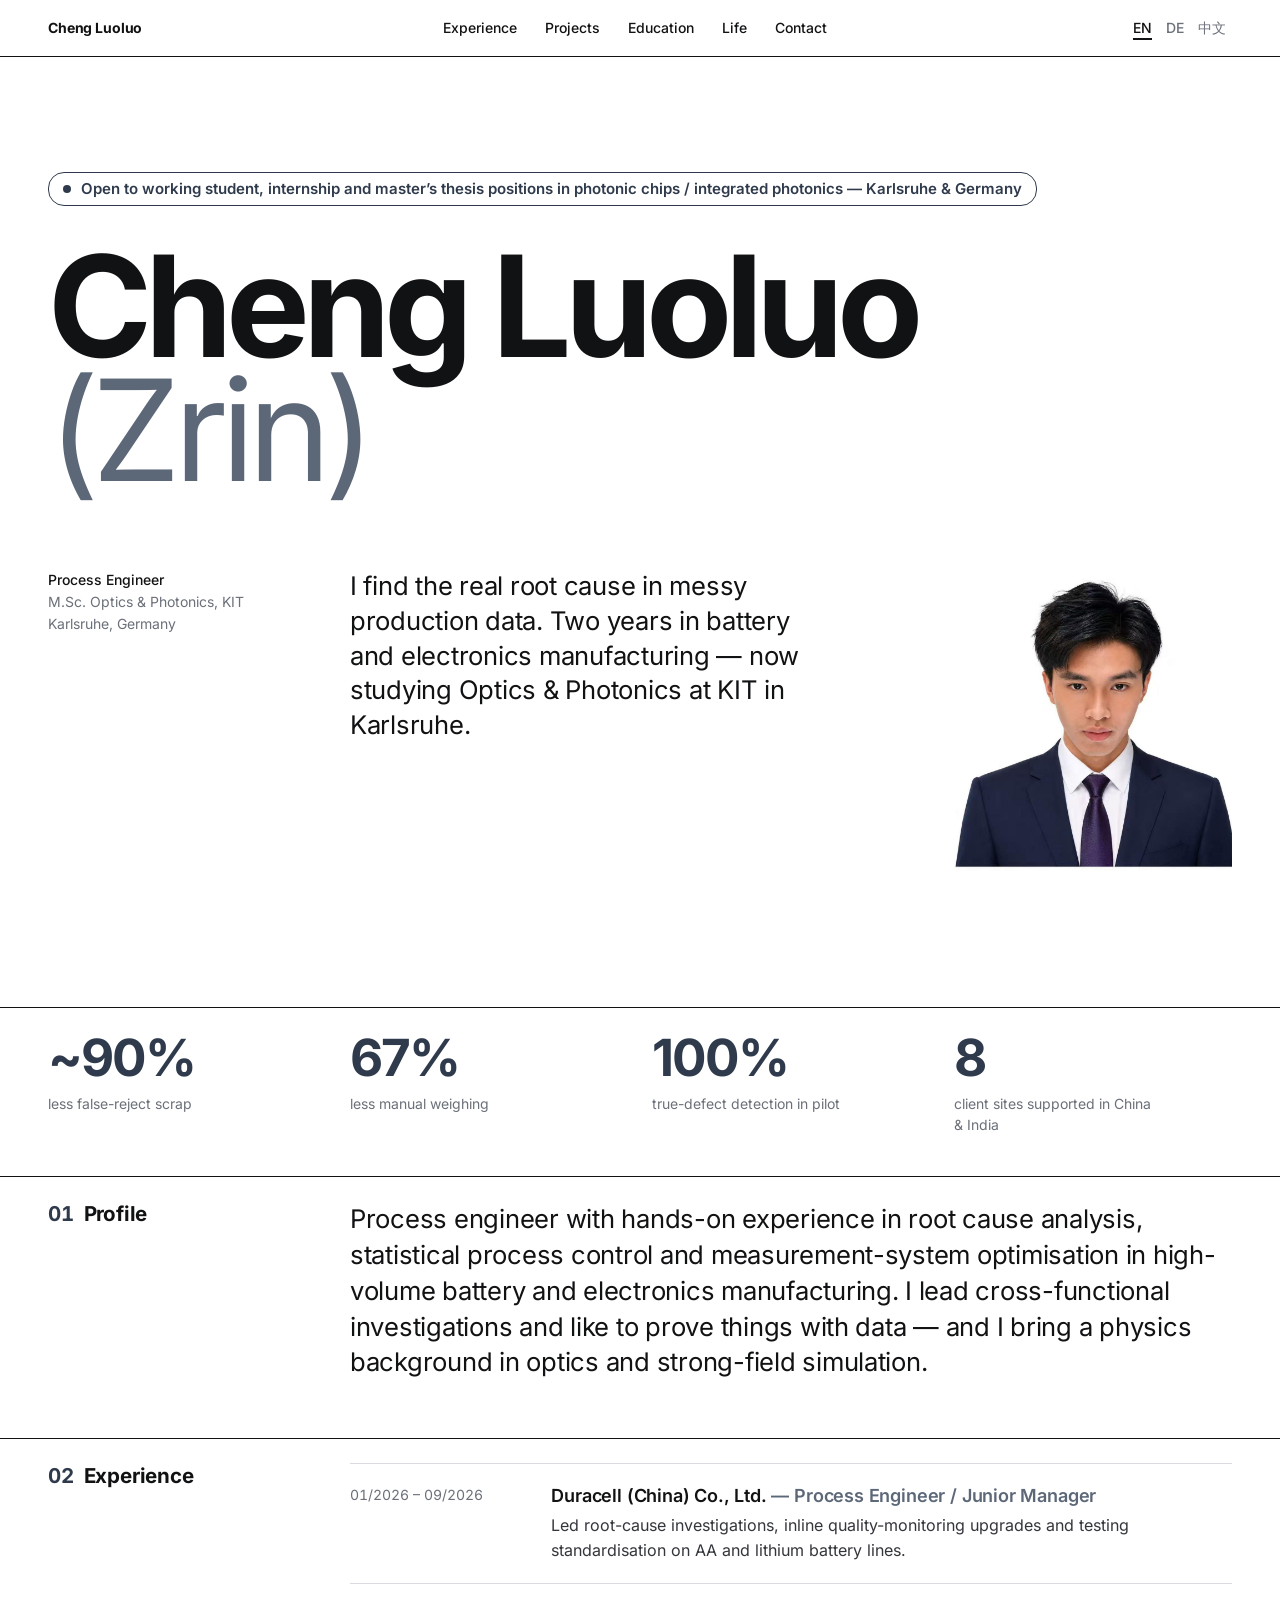
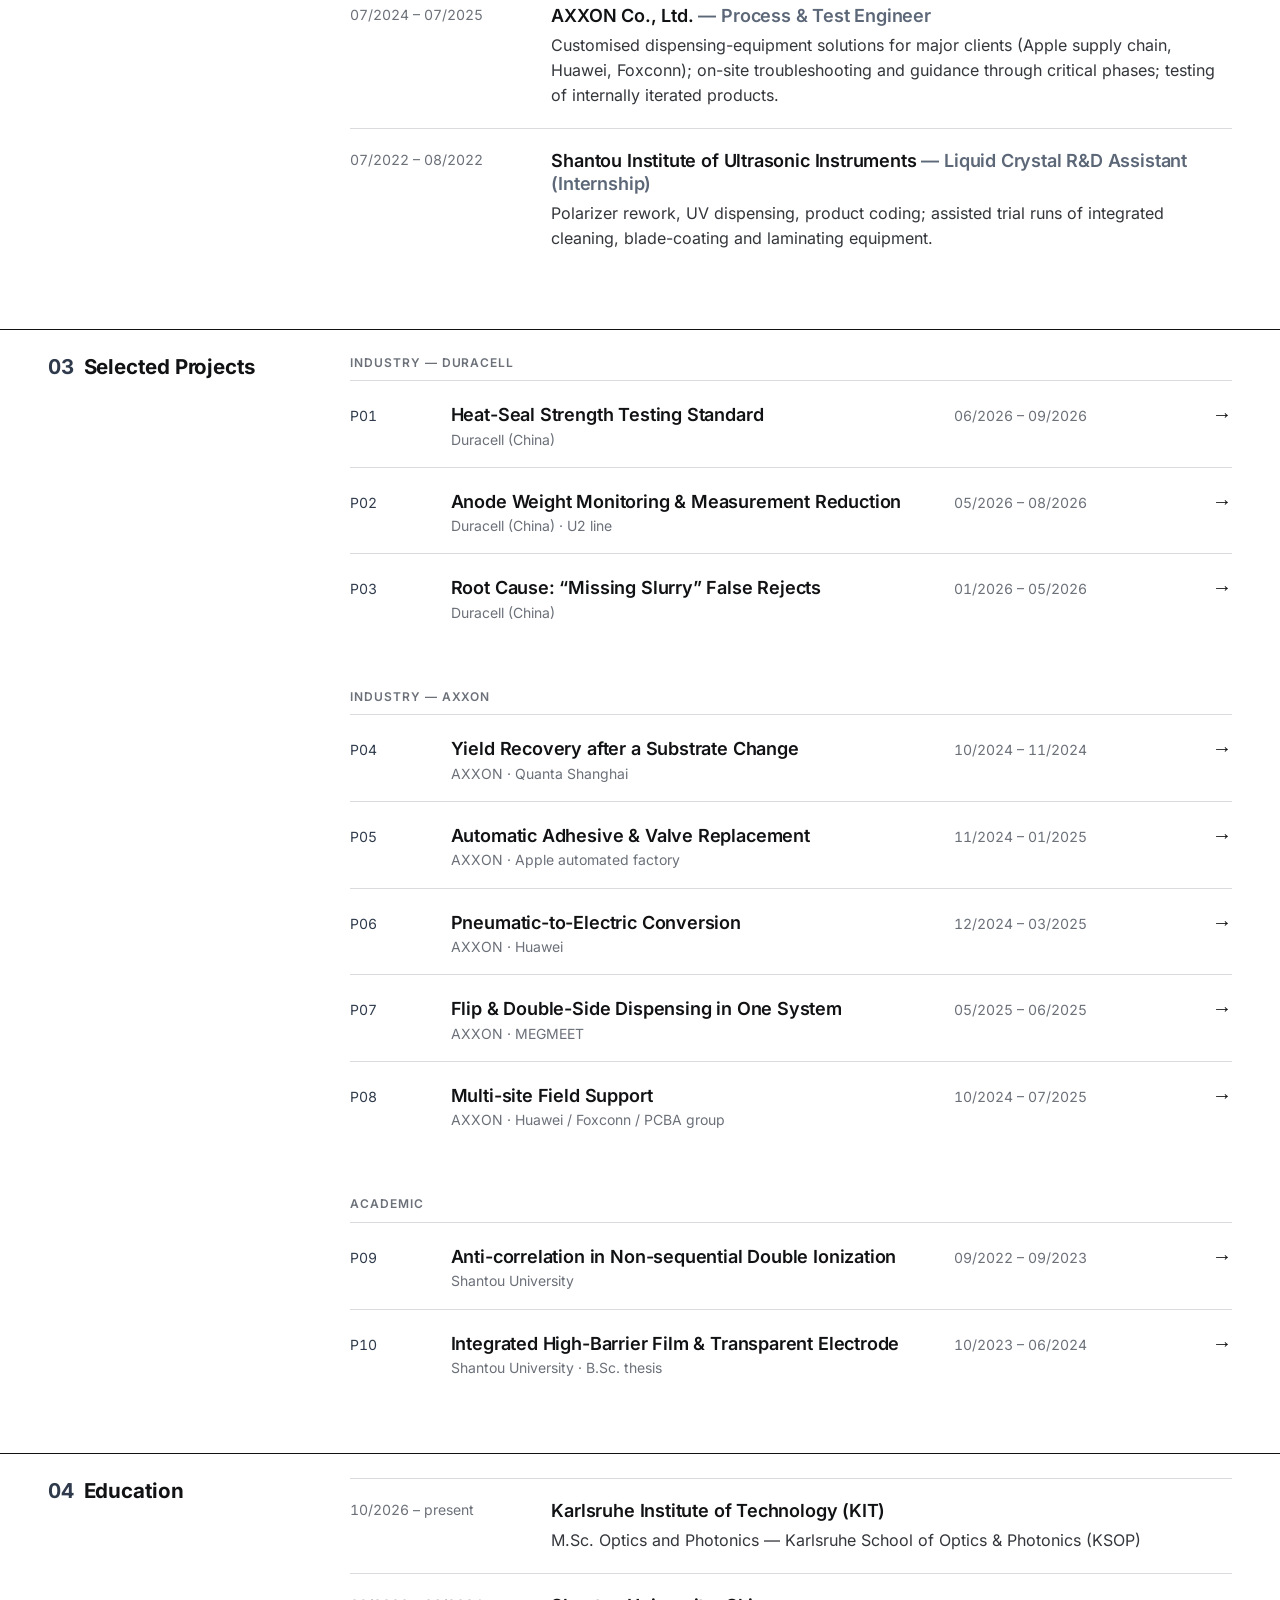
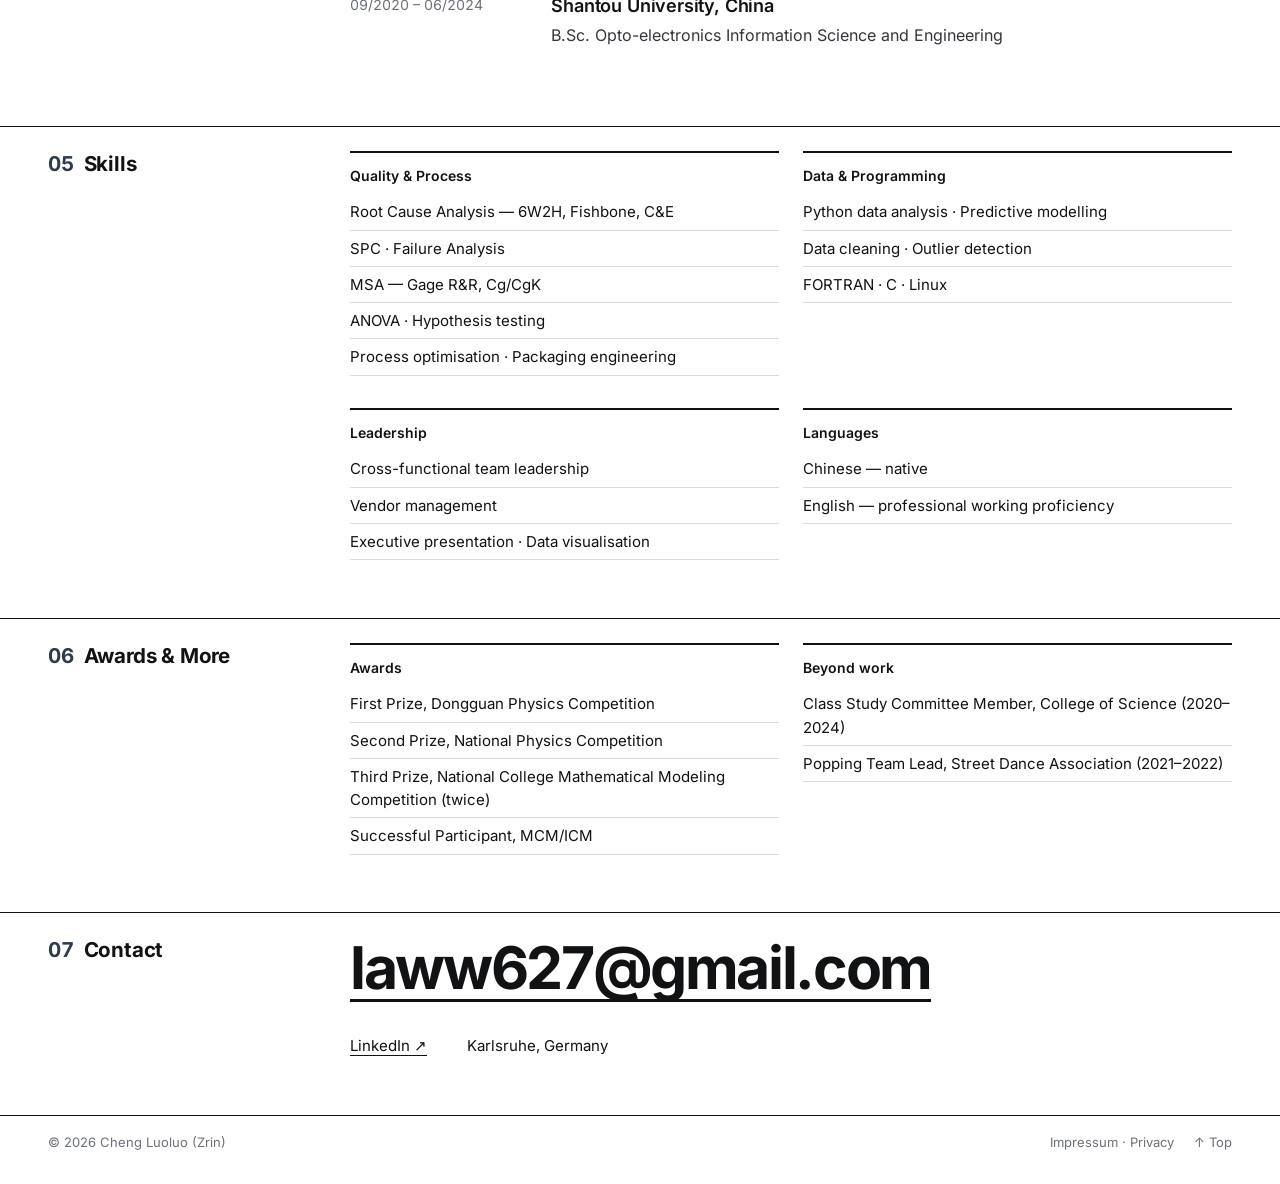
<file: index.html>
<!doctype html>
<html lang="en" data-lang="en" data-title-en="Cheng Luoluo (Zrin) — Process Engineer · Optics &amp; Photonics" data-title-de="Cheng Luoluo (Zrin) — Process Engineer · Optik &amp; Photonik" data-title-zh="程络络 (Zrin) — 工艺工程师 · 光学与光子学">
<head>
<meta charset="utf-8">
<meta name="viewport" content="width=device-width, initial-scale=1">
<title>Cheng Luoluo (Zrin) — Process Engineer · Optics & Photonics</title>
<meta name="description" content="Cheng Luoluo (Zrin) — process engineer in battery and electronics manufacturing, M.Sc. Optics and Photonics student at KIT, Karlsruhe.">
<script>try{var l=localStorage.getItem('lang');if(l)document.documentElement.setAttribute('data-lang',l)}catch(e){}</script>
<link rel="preload" href="assets/fonts/inter-latin-wght-normal.woff2" as="font" type="font/woff2" crossorigin>
<link rel="icon" href="assets/favicon.svg" type="image/svg+xml">
<link rel="icon" href="assets/favicon-32.png" sizes="32x32" type="image/png">
<link rel="apple-touch-icon" href="assets/apple-touch-icon.png">
<meta property="og:type" content="website">
<meta property="og:title" content="Cheng Luoluo (Zrin) — Process Engineer · Optics &amp; Photonics">
<meta property="og:description" content="Process engineer in battery and electronics manufacturing, M.Sc. Optics and Photonics student at KIT, Karlsruhe.">
<meta property="og:url" content="https://zrinwho.github.io/">
<meta property="og:image" content="https://zrinwho.github.io/images/og.jpg">
<meta property="og:image:width" content="1200">
<meta property="og:image:height" content="630">
<meta name="twitter:card" content="summary_large_image">
<link rel="stylesheet" href="assets/style.css?v=9">
</head>
<body>

<header class="bar">
  <div class="wrap">
    <a class="mark" href="#top">Cheng Luoluo</a>
    <nav>
      <a href="#experience"><span data-l="en">Experience</span><span data-l="de">Erfahrung</span><span data-l="zh">经历</span></a>
      <a href="#projects"><span data-l="en">Projects</span><span data-l="de">Projekte</span><span data-l="zh">项目</span></a>
      <a href="#education"><span data-l="en">Education</span><span data-l="de">Ausbildung</span><span data-l="zh">教育</span></a>
      <a href="life.html"><span data-l="en">Life</span><span data-l="de">Leben</span><span data-l="zh">生活</span></a>
      <a href="#contact"><span data-l="en">Contact</span><span data-l="de">Kontakt</span><span data-l="zh">联系</span></a>
    </nav>
    <div class="lang" role="group" aria-label="Language">
      <button data-set="en" aria-pressed="true">EN</button>
      <button data-set="de" aria-pressed="false">DE</button>
      <button data-set="zh" aria-pressed="false">中文</button>
    </div>
  </div>
</header>

<main id="top">
  <section class="hero">
    <div class="wrap grid">
      <a class="avail" href="#contact"><span class="dot" aria-hidden="true"></span><span data-l="en">Open to working student, internship and master’s thesis positions in photonic chips / integrated photonics — Karlsruhe &amp; Germany</span><span data-l="de">Offen für Werkstudenten-, Praktikums- und Masterarbeitsstellen im Bereich photonische Chips / integrierte Photonik — Karlsruhe &amp; Deutschland</span><span data-l="zh">正在寻找光芯片 / 集成光学方向的 Werkstudent（工作学生）、实习及硕士论文岗位 — 卡尔斯鲁厄 / 德国</span></a>
      <h1>Cheng Luoluo <span class="alt">(Zrin)</span></h1>
      <p class="label">
        Process Engineer
        <span>
          <span data-l="en">M.Sc. Optics &amp; Photonics, KIT</span>
          <span data-l="de">M.Sc. Optics &amp; Photonics, KIT</span>
          <span data-l="zh">KIT 光学与光子学硕士</span>
        </span>
        <span>Karlsruhe, Germany</span>
      </p>
      <p class="intro">
        <span data-l="en">I find the real root cause in messy production data. Two years in battery and electronics manufacturing — now studying Optics &amp; Photonics at KIT in Karlsruhe.</span>
        <span data-l="de">Ich finde in unübersichtlichen Produktionsdaten die eigentliche Ursache. Zwei Jahre in der Batterie- und Elektronikfertigung — jetzt Masterstudium Optics &amp; Photonics am KIT in Karlsruhe.</span>
        <span data-l="zh">擅长在复杂的产线数据中找到真正的根因。两年电池与电子制造经验，现于德国卡尔斯鲁厄理工学院（KIT）攻读光学与光子学硕士。</span>
      </p>
      <figure class="ph portrait" data-ph="images/portrait.jpg">
        <img src="images/portrait.jpg" alt="Portrait of Cheng Luoluo">
      </figure>
    </div>
  </section>

  <section class="stats" aria-label="Key figures">
    <div class="wrap grid">
      <div class="stat"><b>~90%</b><span data-l="en">less false-reject scrap</span><span data-l="de">weniger Fehlausschuss</span><span data-l="zh">误判报废减少</span></div>
      <div class="stat"><b>67%</b><span data-l="en">less manual weighing</span><span data-l="de">weniger manuelle Wägungen</span><span data-l="zh">人工称重减少</span></div>
      <div class="stat"><b>100%</b><span data-l="en">true-defect detection in pilot</span><span data-l="de">Erkennung echter Fehler im Pilot</span><span data-l="zh">试点真实缺陷检出率</span></div>
      <div class="stat"><b>8</b><span data-l="en">client sites supported in China &amp; India</span><span data-l="de">betreute Kundenstandorte in China &amp; Indien</span><span data-l="zh">个中印客户基地现场支持</span></div>
    </div>
  </section>

  <section class="sec" id="profile">
    <div class="wrap grid">
      <h2 class="sec-label"><span class="n">01</span><span data-l="en">Profile</span><span data-l="de">Profil</span><span data-l="zh">简介</span></h2>
      <div class="sec-body">
        <p class="lead" data-l="en">Process engineer with hands-on experience in root cause analysis, statistical process control and measurement-system optimisation in high-volume battery and electronics manufacturing. I lead cross-functional investigations and like to prove things with data — and I bring a physics background in optics and strong-field simulation.</p>
        <p class="lead" data-l="de">Prozessingenieur mit praktischer Erfahrung in Ursachenanalyse, statistischer Prozesslenkung und Optimierung von Messsystemen in der Hochvolumenfertigung von Batterien und Elektronik. Ich leite bereichsübergreifende Untersuchungen und belege Ergebnisse gern mit Daten — dazu kommt ein physikalischer Hintergrund in Optik und Starkfeldsimulation.</p>
        <p class="lead" data-l="zh">工艺工程师，在高产量电池与电子制造中积累了根因分析、统计过程控制（SPC）和测量系统优化的实战经验。习惯牵头跨部门调查、用数据说话；同时具备光学与强场物理模拟的学术背景。</p>
      </div>
    </div>
  </section>

  <section class="sec" id="experience">
    <div class="wrap grid">
      <h2 class="sec-label"><span class="n">02</span><span data-l="en">Experience</span><span data-l="de">Berufserfahrung</span><span data-l="zh">工作经历</span></h2>
      <div class="sec-body">
        <div class="row">
          <div class="when">01/2026 – 09/2026</div>
          <div class="what">
            <h3>Duracell (China) Co., Ltd. <span class="role">— Process Engineer / Junior Manager</span></h3>
            <p data-l="en">Led root-cause investigations, inline quality-monitoring upgrades and testing standardisation on AA and lithium battery lines.</p>
            <p data-l="de">Leitung von Ursachenanalysen, Upgrades der Inline-Qualitätsüberwachung und Prüfstandardisierung an AA- und Lithium-Batterielinien.</p>
            <p data-l="zh">在 AA 及锂电池产线主导根因调查、在线质量监控升级和测试标准化项目。</p>
          </div>
        </div>
        <div class="row">
          <div class="when">07/2024 – 07/2025</div>
          <div class="what">
            <h3>AXXON Co., Ltd. <span class="role">— Process &amp; Test Engineer</span></h3>
            <p data-l="en">Customised dispensing-equipment solutions for major clients (Apple supply chain, Huawei, Foxconn); on-site troubleshooting and guidance through critical phases; testing of internally iterated products.</p>
            <p data-l="de">Kundenspezifische Lösungen für Dosieranlagen bei Großkunden (Apple-Lieferkette, Huawei, Foxconn); Fehlersuche vor Ort und Begleitung kritischer Phasen; Tests intern weiterentwickelter Produkte.</p>
            <p data-l="zh">为苹果供应链、华为、富士康等大客户提供点胶设备定制化方案；赴客户现场处理紧急问题、指导关键阶段；参与公司迭代产品测试。</p>
          </div>
        </div>
        <div class="row">
          <div class="when">07/2022 – 08/2022</div>
          <div class="what">
            <h3><span data-l="en">Shantou Institute of Ultrasonic Instruments</span><span data-l="de">Shantou Institute of Ultrasonic Instruments</span><span data-l="zh">汕头超声仪器研究所</span> <span class="role">— <span data-l="en">Liquid Crystal R&amp;D Assistant (Internship)</span><span data-l="de">Praktikum F&amp;E Flüssigkristall</span><span data-l="zh">液晶研发助理（实习）</span></span></h3>
            <p data-l="en">Polarizer rework, UV dispensing, product coding; assisted trial runs of integrated cleaning, blade-coating and laminating equipment.</p>
            <p data-l="de">Nacharbeit von Polarisatoren, UV-Dosierung, Produktcodierung; Unterstützung beim Probebetrieb einer integrierten Reinigungs-, Rakel- und Laminieranlage.</p>
            <p data-l="zh">偏光片返工、UV 点胶、产品打码；协助清洗—刮涂—贴合一体化设备试运行。</p>
          </div>
        </div>
      </div>
    </div>
  </section>

  <section class="sec" id="projects">
    <div class="wrap grid">
      <h2 class="sec-label"><span class="n">03</span><span data-l="en">Selected Projects</span><span data-l="de">Ausgewählte Projekte</span><span data-l="zh">项目</span></h2>
      <div class="sec-body" id="proj-list"></div>
    </div>
  </section>

  <section class="sec" id="education">
    <div class="wrap grid">
      <h2 class="sec-label"><span class="n">04</span><span data-l="en">Education</span><span data-l="de">Ausbildung</span><span data-l="zh">教育背景</span></h2>
      <div class="sec-body">
        <div class="row">
          <div class="when">10/2026 – <span data-l="en">present</span><span data-l="de">heute</span><span data-l="zh">至今</span></div>
          <div class="what">
            <h3>Karlsruhe Institute of Technology (KIT)</h3>
            <p>M.Sc. Optics and Photonics — Karlsruhe School of Optics &amp; Photonics (KSOP)</p>
          </div>
        </div>
        <div class="row">
          <div class="when">09/2020 – 06/2024</div>
          <div class="what">
            <h3><span data-l="en">Shantou University, China</span><span data-l="de">Shantou University, China</span><span data-l="zh">汕头大学</span></h3>
            <p><span data-l="en">B.Sc. Opto-electronics Information Science and Engineering</span><span data-l="de">B.Sc. Optoelektronische Informationstechnik</span><span data-l="zh">光电信息科学与工程 学士</span></p>
          </div>
        </div>
      </div>
    </div>
  </section>

  <section class="sec" id="skills">
    <div class="wrap grid">
      <h2 class="sec-label"><span class="n">05</span><span data-l="en">Skills</span><span data-l="de">Kompetenzen</span><span data-l="zh">技能</span></h2>
      <div class="sec-body cols">
        <div>
          <h4><span data-l="en">Quality &amp; Process</span><span data-l="de">Qualität &amp; Prozess</span><span data-l="zh">质量与工艺</span></h4>
          <ul>
            <li>Root Cause Analysis — 6W2H, Fishbone, C&amp;E</li>
            <li>SPC · Failure Analysis</li>
            <li>MSA — Gage R&amp;R, Cg/CgK</li>
            <li>ANOVA · Hypothesis testing</li>
            <li><span data-l="en">Process optimisation · Packaging engineering</span><span data-l="de">Prozessoptimierung · Verpackungstechnik</span><span data-l="zh">工艺优化 · 包装工程</span></li>
          </ul>
        </div>
        <div>
          <h4><span data-l="en">Data &amp; Programming</span><span data-l="de">Daten &amp; Programmierung</span><span data-l="zh">数据与编程</span></h4>
          <ul>
            <li><span data-l="en">Python data analysis · Predictive modelling</span><span data-l="de">Datenanalyse mit Python · Vorhersagemodelle</span><span data-l="zh">Python 数据分析 · 预测建模</span></li>
            <li><span data-l="en">Data cleaning · Outlier detection</span><span data-l="de">Datenbereinigung · Ausreißererkennung</span><span data-l="zh">数据清洗 · 异常值检测</span></li>
            <li>FORTRAN · C · Linux</li>
          </ul>
        </div>
        <div>
          <h4><span data-l="en">Leadership</span><span data-l="de">Führung</span><span data-l="zh">领导力</span></h4>
          <ul>
            <li><span data-l="en">Cross-functional team leadership</span><span data-l="de">Leitung bereichsübergreifender Teams</span><span data-l="zh">跨部门团队领导</span></li>
            <li><span data-l="en">Vendor management</span><span data-l="de">Lieferantenmanagement</span><span data-l="zh">供应商管理</span></li>
            <li><span data-l="en">Executive presentation · Data visualisation</span><span data-l="de">Management-Präsentation · Datenvisualisierung</span><span data-l="zh">管理层汇报 · 数据可视化</span></li>
          </ul>
        </div>
        <div>
          <h4><span data-l="en">Languages</span><span data-l="de">Sprachen</span><span data-l="zh">语言</span></h4>
          <ul>
            <li><span data-l="en">Chinese — native</span><span data-l="de">Chinesisch — Muttersprache</span><span data-l="zh">中文 — 母语</span></li>
            <li><span data-l="en">English — professional working proficiency</span><span data-l="de">Englisch — verhandlungssicher</span><span data-l="zh">英语 — 工作熟练</span></li>
          </ul>
        </div>
      </div>
    </div>
  </section>

  <section class="sec" id="awards">
    <div class="wrap grid">
      <h2 class="sec-label"><span class="n">06</span><span data-l="en">Awards &amp; More</span><span data-l="de">Auszeichnungen &amp; mehr</span><span data-l="zh">奖项与其他</span></h2>
      <div class="sec-body cols">
        <div>
          <h4><span data-l="en">Awards</span><span data-l="de">Auszeichnungen</span><span data-l="zh">奖项</span></h4>
          <ul>
            <li><span data-l="en">First Prize, Dongguan Physics Competition</span><span data-l="de">1. Preis, Physikwettbewerb Dongguan</span><span data-l="zh">东莞市物理竞赛 一等奖</span></li>
            <li><span data-l="en">Second Prize, National Physics Competition</span><span data-l="de">2. Preis, Nationaler Physikwettbewerb</span><span data-l="zh">全国物理竞赛 二等奖</span></li>
            <li><span data-l="en">Third Prize, National College Mathematical Modeling Competition (twice)</span><span data-l="de">3. Preis, Nationaler Hochschulwettbewerb Mathematische Modellierung (zweimal)</span><span data-l="zh">全国大学生数学建模竞赛 三等奖（两次）</span></li>
            <li><span data-l="en">Successful Participant, MCM/ICM</span><span data-l="de">Successful Participant, MCM/ICM</span><span data-l="zh">美国大学生数学建模竞赛 成功参赛奖</span></li>
          </ul>
        </div>
        <div>
          <h4><span data-l="en">Beyond work</span><span data-l="de">Außerdem</span><span data-l="zh">课外</span></h4>
          <ul>
            <li><span data-l="en">Class Study Committee Member, College of Science (2020–2024)</span><span data-l="de">Studienbeauftragter des Jahrgangs, College of Science (2020–2024)</span><span data-l="zh">理学院班级学习委员（2020–2024）</span></li>
            <li><span data-l="en">Popping Team Lead, Street Dance Association (2021–2022)</span><span data-l="de">Leitung des Popping-Teams, Streetdance-Verein (2021–2022)</span><span data-l="zh">街舞协会 Popping 队长（2021–2022）</span></li>
          </ul>
        </div>
      </div>
    </div>
  </section>

  <section class="sec contact" id="contact">
    <div class="wrap grid">
      <h2 class="sec-label"><span class="n">07</span><span data-l="en">Contact</span><span data-l="de">Kontakt</span><span data-l="zh">联系方式</span></h2>
      <div class="sec-body">
        <a class="big" href="mailto:laww627@gmail.com">laww627@gmail.com</a>
        <ul>
          <li><a href="https://www.linkedin.com/in/luoluo-cheng-3465873a1" target="_blank" rel="noopener">LinkedIn ↗</a></li>
          <li>Karlsruhe, Germany</li>
        </ul>
      </div>
    </div>
  </section>
</main>

<footer>
  <div class="wrap"><span>© 2026 Cheng Luoluo (Zrin)</span><span class="links"><a href="impressum.html">Impressum · <span data-l="en">Privacy</span><span data-l="de">Datenschutz</span><span data-l="zh">隐私</span></a><a href="#top">↑ <span data-l="en">Top</span><span data-l="de">Nach oben</span><span data-l="zh">回到顶部</span></a></span></div>
</footer>

<script src="assets/projects.js?v=9"></script>
<script src="assets/main.js?v=9"></script>
<script>SiteProjects.list(document.getElementById('proj-list'));</script>
</body>
</html>
</file>
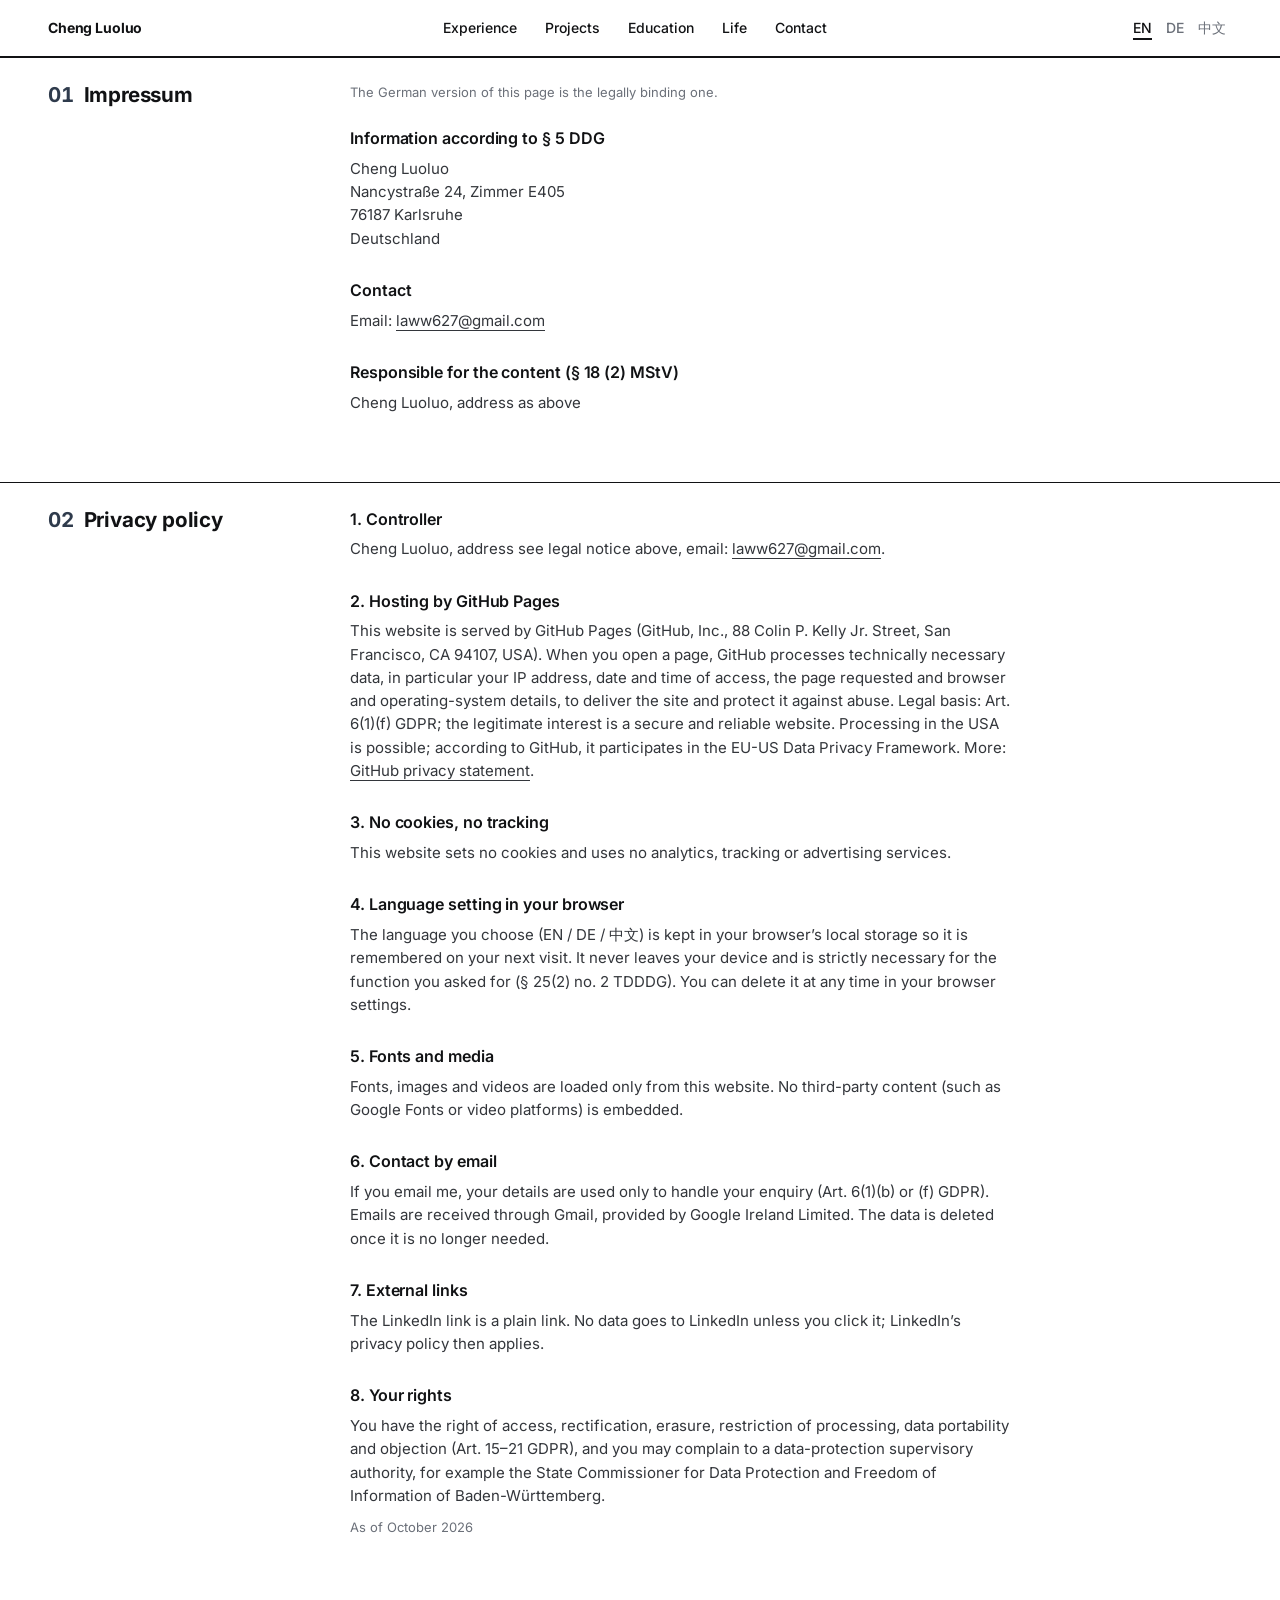
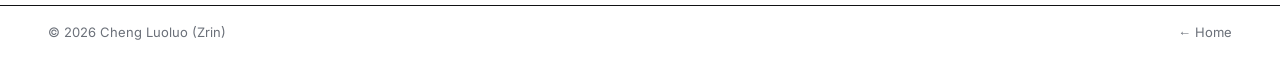
<file: impressum.html>
<!doctype html>
<html lang="en" data-lang="en" data-title-en="Legal notice &amp; privacy — Cheng Luoluo (Zrin)" data-title-de="Impressum &amp; Datenschutz — Cheng Luoluo (Zrin)" data-title-zh="法律声明与隐私 — 程络络 (Zrin)">
<head>
<meta charset="utf-8">
<meta name="viewport" content="width=device-width, initial-scale=1">
<title>Impressum &amp; Datenschutz — Cheng Luoluo (Zrin)</title>
<meta name="robots" content="noindex">
<script>try{var l=localStorage.getItem('lang');if(l)document.documentElement.setAttribute('data-lang',l)}catch(e){}</script>
<link rel="preload" href="assets/fonts/inter-latin-wght-normal.woff2" as="font" type="font/woff2" crossorigin>
<link rel="icon" href="assets/favicon.svg" type="image/svg+xml">
<link rel="icon" href="assets/favicon-32.png" sizes="32x32" type="image/png">
<link rel="apple-touch-icon" href="assets/apple-touch-icon.png">
<link rel="stylesheet" href="assets/style.css?v=9">
</head>
<body>

<header class="bar">
  <div class="wrap">
    <a class="mark" href="index.html">Cheng Luoluo</a>
    <nav>
      <a href="index.html#experience"><span data-l="en">Experience</span><span data-l="de">Erfahrung</span><span data-l="zh">经历</span></a>
      <a href="index.html#projects"><span data-l="en">Projects</span><span data-l="de">Projekte</span><span data-l="zh">项目</span></a>
      <a href="index.html#education"><span data-l="en">Education</span><span data-l="de">Ausbildung</span><span data-l="zh">教育</span></a>
      <a href="life.html"><span data-l="en">Life</span><span data-l="de">Leben</span><span data-l="zh">生活</span></a>
      <a href="index.html#contact"><span data-l="en">Contact</span><span data-l="de">Kontakt</span><span data-l="zh">联系</span></a>
    </nav>
    <div class="lang" role="group" aria-label="Language">
      <button data-set="en" aria-pressed="true">EN</button>
      <button data-set="de" aria-pressed="false">DE</button>
      <button data-set="zh" aria-pressed="false">中文</button>
    </div>
  </div>
</header>

<main id="top">
  <section class="sec legal" id="impressum">
    <div class="wrap grid">
      <h1 class="sec-label"><span class="n">01</span>Impressum</h1>
      <div class="sec-body">
        <p class="note"><span data-l="en">The German version of this page is the legally binding one.</span><span data-l="de">Maßgeblich ist die deutsche Fassung dieser Seite.</span><span data-l="zh">本页以德文版本为准。</span></p>
        <h3><span data-l="en">Information according to § 5 DDG</span><span data-l="de">Angaben gemäß § 5 DDG</span><span data-l="zh">依据德国《数字服务法》（DDG）第 5 条提供的信息</span></h3>
        <p>
          Cheng Luoluo<br>
          Nancystraße 24, Zimmer E405<br>
          76187 Karlsruhe<br>
          Deutschland
        </p>
        <h3><span data-l="en">Contact</span><span data-l="de">Kontakt</span><span data-l="zh">联系方式</span></h3>
        <p><span data-l="en">Email</span><span data-l="de">E-Mail</span><span data-l="zh">邮箱</span>: <a href="mailto:laww627@gmail.com">laww627@gmail.com</a></p>
        <h3><span data-l="en">Responsible for the content (§ 18 (2) MStV)</span><span data-l="de">Verantwortlich für den Inhalt nach § 18 Abs. 2 MStV</span><span data-l="zh">内容负责人（德国《媒体国家条约》MStV 第 18 条第 2 款）</span></h3>
        <p>Cheng Luoluo, <span data-l="en">address as above</span><span data-l="de">Anschrift wie oben</span><span data-l="zh">地址同上</span></p>
      </div>
    </div>
  </section>

  <section class="sec legal" id="datenschutz">
    <div class="wrap grid">
      <h2 class="sec-label"><span class="n">02</span><span data-l="en">Privacy policy</span><span data-l="de">Datenschutzerklärung</span><span data-l="zh">隐私政策</span></h2>

      <div class="sec-body" data-l="de">
        <h3>1. Verantwortlicher</h3>
        <p>Cheng Luoluo, Anschrift siehe Impressum, E-Mail: <a href="mailto:laww627@gmail.com">laww627@gmail.com</a>.</p>
        <h3>2. Hosting durch GitHub Pages</h3>
        <p>Diese Website wird über GitHub Pages bereitgestellt (GitHub, Inc., 88 Colin P. Kelly Jr. Street, San Francisco, CA 94107, USA). Beim Aufruf der Seiten verarbeitet GitHub technisch notwendige Daten, insbesondere Ihre IP-Adresse, Datum und Uhrzeit des Zugriffs, die aufgerufene Seite sowie Angaben zu Browser und Betriebssystem, um die Website auszuliefern und vor Missbrauch zu schützen. Rechtsgrundlage ist Art. 6 Abs. 1 lit. f DSGVO; mein berechtigtes Interesse liegt in einer sicheren und zuverlässigen Bereitstellung der Website. Eine Verarbeitung in den USA ist möglich; GitHub nimmt nach eigenen Angaben am EU-US Data Privacy Framework teil. Weitere Informationen: <a href="https://docs.github.com/de/site-policy/privacy-policies/github-general-privacy-statement" rel="noopener" target="_blank">GitHub-Datenschutzerklärung</a>.</p>
        <h3>3. Keine Cookies, kein Tracking</h3>
        <p>Diese Website setzt keine Cookies und verwendet keine Analyse-, Tracking- oder Werbedienste.</p>
        <h3>4. Spracheinstellung im Browser</h3>
        <p>Ihre gewählte Sprache (EN / DE / 中文) wird im lokalen Speicher (localStorage) Ihres Browsers abgelegt, damit sie beim nächsten Besuch erhalten bleibt. Diese Information verlässt Ihr Gerät nicht und ist für die von Ihnen gewünschte Funktion unbedingt erforderlich (§ 25 Abs. 2 Nr. 2 TDDDG). Sie können sie jederzeit über die Browsereinstellungen löschen.</p>
        <h3>5. Schriftarten und Medien</h3>
        <p>Schriftarten, Bilder und Videos werden ausschließlich von dieser Website selbst geladen. Es werden keine Inhalte von Drittanbietern (z. B. Google Fonts oder Videoplattformen) eingebunden.</p>
        <h3>6. Kontakt per E-Mail</h3>
        <p>Wenn Sie mir eine E-Mail schreiben, verarbeite ich Ihre Angaben ausschließlich zur Bearbeitung Ihrer Anfrage (Art. 6 Abs. 1 lit. b bzw. f DSGVO). E-Mails werden über den Dienst Gmail der Google Ireland Limited empfangen. Die Daten werden gelöscht, sobald sie für die Bearbeitung nicht mehr erforderlich sind.</p>
        <h3>7. Externe Links</h3>
        <p>Der Link zu LinkedIn ist ein einfacher Link. Daten werden erst an LinkedIn übertragen, wenn Sie ihn anklicken; dann gilt die Datenschutzerklärung von LinkedIn.</p>
        <h3>8. Ihre Rechte</h3>
        <p>Sie haben das Recht auf Auskunft, Berichtigung, Löschung, Einschränkung der Verarbeitung, Datenübertragbarkeit und Widerspruch (Art. 15–21 DSGVO). Außerdem können Sie sich bei einer Datenschutz-Aufsichtsbehörde beschweren, zum Beispiel beim Landesbeauftragten für den Datenschutz und die Informationsfreiheit Baden-Württemberg.</p>
        <p class="note">Stand: Oktober 2026</p>
      </div>

      <div class="sec-body" data-l="en">
        <h3>1. Controller</h3>
        <p>Cheng Luoluo, address see legal notice above, email: <a href="mailto:laww627@gmail.com">laww627@gmail.com</a>.</p>
        <h3>2. Hosting by GitHub Pages</h3>
        <p>This website is served by GitHub Pages (GitHub, Inc., 88 Colin P. Kelly Jr. Street, San Francisco, CA 94107, USA). When you open a page, GitHub processes technically necessary data, in particular your IP address, date and time of access, the page requested and browser and operating-system details, to deliver the site and protect it against abuse. Legal basis: Art. 6(1)(f) GDPR; the legitimate interest is a secure and reliable website. Processing in the USA is possible; according to GitHub, it participates in the EU-US Data Privacy Framework. More: <a href="https://docs.github.com/en/site-policy/privacy-policies/github-general-privacy-statement" rel="noopener" target="_blank">GitHub privacy statement</a>.</p>
        <h3>3. No cookies, no tracking</h3>
        <p>This website sets no cookies and uses no analytics, tracking or advertising services.</p>
        <h3>4. Language setting in your browser</h3>
        <p>The language you choose (EN / DE / 中文) is kept in your browser’s local storage so it is remembered on your next visit. It never leaves your device and is strictly necessary for the function you asked for (§ 25(2) no. 2 TDDDG). You can delete it at any time in your browser settings.</p>
        <h3>5. Fonts and media</h3>
        <p>Fonts, images and videos are loaded only from this website. No third-party content (such as Google Fonts or video platforms) is embedded.</p>
        <h3>6. Contact by email</h3>
        <p>If you email me, your details are used only to handle your enquiry (Art. 6(1)(b) or (f) GDPR). Emails are received through Gmail, provided by Google Ireland Limited. The data is deleted once it is no longer needed.</p>
        <h3>7. External links</h3>
        <p>The LinkedIn link is a plain link. No data goes to LinkedIn unless you click it; LinkedIn’s privacy policy then applies.</p>
        <h3>8. Your rights</h3>
        <p>You have the right of access, rectification, erasure, restriction of processing, data portability and objection (Art. 15–21 GDPR), and you may complain to a data-protection supervisory authority, for example the State Commissioner for Data Protection and Freedom of Information of Baden-Württemberg.</p>
        <p class="note">As of October 2026</p>
      </div>

      <div class="sec-body" data-l="zh">
        <h3>1. 负责人</h3>
        <p>程络络（Cheng Luoluo），地址见上方法律声明，邮箱：<a href="mailto:laww627@gmail.com">laww627@gmail.com</a>。</p>
        <h3>2. 由 GitHub Pages 托管</h3>
        <p>本网站由 GitHub Pages 提供（GitHub, Inc.，美国旧金山）。访问页面时，GitHub 会处理技术上必需的数据，主要包括 IP 地址、访问日期和时间、所访问的页面以及浏览器和操作系统信息，用于提供网站并防止滥用。法律依据为 GDPR 第 6 条第 1 款 f 项（为安全、可靠地提供网站的正当利益）。数据可能在美国处理；据 GitHub 介绍，其参与了欧盟—美国数据隐私框架。详见 <a href="https://docs.github.com/en/site-policy/privacy-policies/github-general-privacy-statement" rel="noopener" target="_blank">GitHub 隐私声明</a>。</p>
        <h3>3. 不使用 Cookie，不做追踪</h3>
        <p>本网站不设置 Cookie，也不使用任何统计、追踪或广告服务。</p>
        <h3>4. 浏览器中的语言设置</h3>
        <p>你选择的语言（EN / DE / 中文）会保存在浏览器的本地存储（localStorage）中，以便下次访问时保留。该信息不会离开你的设备，属于实现你所要求功能的必要存储（德国 TDDDG 第 25 条第 2 款第 2 项）。你可以随时在浏览器设置中删除。</p>
        <h3>5. 字体与媒体</h3>
        <p>字体、图片和视频全部从本网站加载，不嵌入任何第三方内容（如 Google Fonts 或视频平台）。</p>
        <h3>6. 邮件联系</h3>
        <p>如果你给我发邮件，你的信息仅用于处理你的来信（GDPR 第 6 条第 1 款 b 项或 f 项）。邮件通过 Google Ireland Limited 提供的 Gmail 接收。处理完毕、不再需要时即删除。</p>
        <h3>7. 外部链接</h3>
        <p>LinkedIn 链接只是普通链接，只有在你点击后才会向 LinkedIn 传输数据，届时适用 LinkedIn 的隐私政策。</p>
        <h3>8. 你的权利</h3>
        <p>你有权要求查询、更正、删除、限制处理、数据可携以及提出异议（GDPR 第 15–21 条），也可以向数据保护监管机构投诉，例如巴登-符腾堡州数据保护与信息自由专员。</p>
        <p class="note">更新于 2026 年 10 月</p>
      </div>
    </div>
  </section>
</main>

<footer>
  <div class="wrap"><span>© 2026 Cheng Luoluo (Zrin)</span><a href="index.html">← <span data-l="en">Home</span><span data-l="de">Startseite</span><span data-l="zh">首页</span></a></div>
</footer>

<script src="assets/main.js?v=9"></script>
</body>
</html>
</file>
<file: assets/style.css>
/* Swiss / International Typographic Style — black, white, slate blue */

/* Inter (variable, SIL OFL — assets/fonts/OFL.txt), self-hosted so no request goes to Google */
@font-face {
  font-family: "Inter";
  font-style: normal;
  font-weight: 100 900;
  font-display: swap;
  src: url("fonts/inter-latin-wght-normal.woff2") format("woff2-variations");
  unicode-range: U+0000-00FF, U+0131, U+0152-0153, U+02BB-02BC, U+02C6, U+02DA, U+02DC, U+0304, U+0308, U+0329, U+2000-206F, U+20AC, U+2122, U+2191, U+2193, U+2212, U+2215, U+FEFF, U+FFFD;
}
@font-face {
  font-family: "Inter";
  font-style: normal;
  font-weight: 100 900;
  font-display: swap;
  src: url("fonts/inter-latin-ext-wght-normal.woff2") format("woff2-variations");
  unicode-range: U+0100-02BA, U+02BD-02C5, U+02C7-02CC, U+02CE-02D7, U+02DD-02FF, U+0304, U+0308, U+0329, U+1D00-1DBF, U+1E00-1E9F, U+1EF2-1EFF, U+2020, U+20A0-20AB, U+20AD-20C0, U+2113, U+2C60-2C7F, U+A720-A7FF;
}

:root {
  --bg: #ffffff;
  --ink: #111214;
  --muted: #6b7079;
  --rule: #d9dbdf;
  --accent: #2f3b4c;      /* grey-leaning deep blue */
  --accent-2: #5c6778;
  --tint: #eef0f3;
  --gutter: clamp(16px, 4vw, 48px);
  --gap: 24px;
  --maxw: 1320px;
  --sans: "Inter", "Helvetica Neue", Helvetica, Arial, "PingFang SC", "Hiragino Sans GB", "Microsoft YaHei", sans-serif;
}

* { box-sizing: border-box; margin: 0; padding: 0; }
html { -webkit-text-size-adjust: 100%; scroll-behavior: smooth; scroll-padding-top: 72px; overflow-anchor: none; }
body {
  background: var(--bg);
  color: var(--ink);
  font-family: var(--sans);
  font-size: 16px;
  line-height: 1.55;
  -webkit-font-smoothing: antialiased;
}
img, svg { display: block; max-width: 100%; }
a { color: inherit; text-decoration: none; }
ul { list-style: none; }

/* Language switching: every translatable node carries data-l */
html[data-lang="en"] [data-l]:not([data-l="en"]),
html[data-lang="de"] [data-l]:not([data-l="de"]),
html[data-lang="zh"] [data-l]:not([data-l="zh"]) { display: none !important; }
html[lang="zh-CN"] body { line-height: 1.7; }

.wrap { max-width: var(--maxw); margin: 0 auto; padding: 0 var(--gutter); }
.grid { display: grid; grid-template-columns: repeat(12, minmax(0, 1fr)); column-gap: var(--gap); }

/* ---------- Top bar ---------- */
.bar { position: sticky; top: 0; z-index: 20; background: var(--bg); border-bottom: 1px solid var(--ink); }
.bar .wrap { display: flex; align-items: center; justify-content: space-between; gap: 24px; height: 56px; font-size: 14px; font-weight: 500; }
.bar .mark { font-weight: 700; letter-spacing: -.01em; white-space: nowrap; }
.bar nav { display: flex; gap: 28px; }
.bar nav a:hover, .lang button:hover { color: var(--accent); }
.lang { display: flex; gap: 2px; }
.lang button { background: none; border: 0; font: inherit; color: var(--muted); cursor: pointer; padding: 4px 6px; }
.lang button[aria-pressed="true"] { color: var(--ink); text-decoration: underline; text-decoration-thickness: 2px; text-underline-offset: 5px; }

/* ---------- Hero ---------- */
.hero { padding: clamp(48px, 9vw, 128px) 0 clamp(48px, 7vw, 96px); }
.hero h1 {
  grid-column: 1 / -1;
  font-size: clamp(52px, 11vw, 172px);
  font-weight: 700;
  letter-spacing: -.05em;
  line-height: .88;
  margin-bottom: clamp(40px, 6vw, 80px);
}
.hero h1 .alt { color: var(--accent-2); font-weight: 400; }
.hero .label { grid-column: 1 / 4; font-size: 14px; font-weight: 500; }
.hero .label > span { display: block; color: var(--muted); font-weight: 400; }
.hero .intro { grid-column: 4 / 9; font-size: clamp(20px, 2vw, 26px); line-height: 1.35; letter-spacing: -.01em; }
.hero .portrait { grid-column: 10 / -1; aspect-ratio: 4 / 5; }
.hero .portrait img { object-position: 50% 12%; }

/* Impressum / privacy page */
.legal h3 { margin: 28px 0 6px; font-size: 16px; font-weight: 600; letter-spacing: -.005em; }
.legal h3:first-of-type { margin-top: 0; }
.legal p { max-width: 44em; margin-bottom: 10px; font-size: 15px; color: #33363b; }
.legal a { border-bottom: 1px solid currentColor; }
.legal .note { color: var(--muted); font-size: 13px; }
.legal .note:first-child { margin-bottom: 24px; }
.todo { background: #fff3c4; color: #7a5a00; padding: 0 3px; }
footer .links { display: flex; gap: 20px; }
footer .links a:hover { color: var(--accent); }

/* Availability pill above the name on the home page */
.avail { grid-column: 1 / -1; justify-self: start; display: inline-flex; align-items: center; gap: 10px; margin-bottom: clamp(24px, 3vw, 40px); padding: 6px 14px; border: 1px solid var(--accent); border-radius: 16px; font-size: 15px; font-weight: 600; line-height: 1.35; color: var(--accent); }
.avail .dot { flex: none; width: 8px; height: 8px; border-radius: 50%; background: var(--accent); }
.avail:hover { color: #fff; background: var(--accent); }
.avail:hover .dot { background: #fff; }

/* Life page hero: title beside a cross-fading photo slideshow */
.hero-life h1 { grid-column: 1 / 10; font-size: clamp(52px, 8.5vw, 150px); }
.hero-life .slides { grid-row: 1 / span 3; align-self: start; }
.slides { position: relative; overflow: hidden; aspect-ratio: 4 / 5; background: var(--tint); }
.slides img { position: absolute; inset: 0; width: 100%; height: 100%; object-fit: cover; object-position: 50% 35%; opacity: 0; transition: opacity 1.2s ease; }
.slides img.on { opacity: 1; }
.slides.feather { background: transparent; }
.slides.feather img {
  -webkit-mask-image: linear-gradient(to right, transparent, #000 10%, #000 90%, transparent), linear-gradient(to bottom, transparent, #000 8%, #000 92%, transparent);
  -webkit-mask-composite: source-in;
  mask-image: linear-gradient(to right, transparent, #000 10%, #000 90%, transparent), linear-gradient(to bottom, transparent, #000 8%, #000 92%, transparent);
  mask-composite: intersect;
}

/* ---------- Key figures ---------- */
.stats { border-top: 1px solid var(--ink); }
.stats .grid { padding-top: 24px; padding-bottom: 40px; row-gap: 32px; }
.stat { grid-column: span 3; }
.stat b { display: block; font-size: clamp(36px, 4vw, 60px); font-weight: 700; letter-spacing: -.04em; line-height: 1; color: var(--accent); }
.stat span { display: block; margin-top: 10px; font-size: 14px; color: var(--muted); max-width: 22ch; }

/* ---------- Sections ---------- */
.sec { border-top: 1px solid var(--ink); padding: 24px 0 clamp(40px, 4.5vw, 64px); }
.sec-label { grid-column: 1 / 4; font-size: clamp(18px, 1.6vw, 22px); font-weight: 700; letter-spacing: -.01em; line-height: 1.3; margin-bottom: 24px; }
.sec-label .n { color: var(--accent); margin-right: 10px; font-variant-numeric: tabular-nums; }
.sec-body { grid-column: 4 / -1; }
.lead { font-size: clamp(20px, 2vw, 26px); line-height: 1.4; letter-spacing: -.01em; max-width: 34em; }
.sub { font-size: 12px; font-weight: 600; letter-spacing: .08em; text-transform: uppercase; color: var(--muted); margin: 48px 0 8px; }
.sub:first-child { margin-top: 0; }

.row { display: grid; grid-template-columns: repeat(9, minmax(0, 1fr)); column-gap: var(--gap); padding: 20px 0; border-top: 1px solid var(--rule); }
.row .when { grid-column: 1 / 3; font-size: 14px; color: var(--muted); font-variant-numeric: tabular-nums; }
.row .what { grid-column: 3 / -1; }
.row h3 { font-size: 18px; font-weight: 600; letter-spacing: -.01em; line-height: 1.3; }
.row .role { color: var(--accent-2); }
.row p { margin-top: 6px; color: #33363b; max-width: 44em; }

/* Project index rows */
.proj { display: grid; grid-template-columns: repeat(9, minmax(0, 1fr)); column-gap: var(--gap); align-items: baseline; padding: 18px 0; border-top: 1px solid var(--rule); transition: background .15s; }
.proj .no { grid-column: 1 / 2; font-size: 14px; color: var(--accent); font-variant-numeric: tabular-nums; }
.proj .t { grid-column: 2 / 7; font-size: 18px; font-weight: 600; letter-spacing: -.01em; line-height: 1.3; }
.proj .t small { display: block; margin-top: 4px; font-size: 14px; font-weight: 400; color: var(--muted); letter-spacing: 0; }
.proj .when { grid-column: 7 / 9; font-size: 14px; color: var(--muted); font-variant-numeric: tabular-nums; }
.proj .go { grid-column: 9 / 10; justify-self: end; font-size: 20px; transition: transform .15s; }
.proj:hover { background: var(--tint); }
.proj:hover .go { transform: translateX(4px); color: var(--accent); }

.cols { display: grid; grid-template-columns: repeat(2, minmax(0, 1fr)); gap: 32px var(--gap); }
.cols h4 { font-size: 14px; font-weight: 600; margin-bottom: 8px; padding-top: 12px; border-top: 2px solid var(--ink); }
.cols li { padding: 6px 0; border-bottom: 1px solid var(--rule); font-size: 15px; }

.contact a.big { display: inline-block; font-size: clamp(28px, 4.6vw, 64px); font-weight: 700; letter-spacing: -.04em; line-height: 1.05; border-bottom: 3px solid var(--ink); word-break: break-all; }
.contact a.big:hover { color: var(--accent); border-color: var(--accent); }
.contact ul { margin-top: 32px; display: flex; flex-wrap: wrap; gap: 12px 40px; font-size: 15px; }
.contact ul a { border-bottom: 1px solid currentColor; }
.contact ul a:hover { color: var(--accent); }

footer { border-top: 1px solid var(--ink); }
footer .wrap { display: flex; justify-content: space-between; gap: 16px; padding-top: 16px; padding-bottom: 32px; font-size: 13px; color: var(--muted); }

/* ---------- Media slots: a slot whose file does not exist yet is simply hidden ---------- */
.ph { position: relative; overflow: hidden; background: var(--tint); }
.ph img { width: 100%; height: 100%; object-fit: cover; }
.ph.bw img { filter: grayscale(1) contrast(1.05); }
.ph.missing { display: none; }
.media-2:not(:has(.ph:not(.missing))) { display: none; }

/* ---------- Project detail ---------- */
.crumb { padding-top: 20px; padding-bottom: 20px; font-size: 14px; }
.crumb a { color: var(--muted); }
.crumb a:hover { color: var(--accent); }
.p-head { padding-top: clamp(32px, 6vw, 88px); padding-bottom: 40px; }
.p-head .no { grid-column: 1 / 4; font-size: 14px; font-weight: 500; color: var(--accent); }
.p-head h1 { grid-column: 4 / -1; font-size: clamp(34px, 5.4vw, 80px); font-weight: 700; letter-spacing: -.045em; line-height: .98; }
.p-head .sum { grid-column: 4 / 11; margin-top: 28px; font-size: clamp(18px, 1.7vw, 22px); line-height: 1.45; color: #33363b; }
.meta { border-top: 1px solid var(--ink); }
.meta .grid { padding-top: 16px; padding-bottom: 32px; row-gap: 20px; }
.meta div.m { grid-column: span 3; font-size: 14px; }
.meta div.m span { display: block; color: var(--muted); font-size: 12px; text-transform: uppercase; letter-spacing: .08em; margin-bottom: 4px; }
.p-img { aspect-ratio: 16 / 7; margin-bottom: clamp(48px, 7vw, 96px); }
.p-metrics { border-top: 1px solid var(--ink); padding: 24px 0 40px; }
.p-metrics .grid { row-gap: 28px; }
.p-sec { border-top: 1px solid var(--ink); padding: 24px 0 40px; }
.p-sec .sec-label { margin-bottom: 16px; }
.p-sec p { max-width: 40em; margin-bottom: 14px; font-size: 17px; }
.p-sec ol { counter-reset: s; max-width: 46em; }
.p-sec ol li { counter-increment: s; position: relative; padding: 14px 0 14px 48px; border-top: 1px solid var(--rule); font-size: 17px; }
.p-sec ol li::before { content: counter(s, decimal-leading-zero); position: absolute; left: 0; top: 16px; font-size: 13px; font-weight: 600; color: var(--accent); }
.fig { margin-top: 8px; }
.fig svg { width: 100%; height: auto; color: var(--ink); }
.fig figcaption { margin-top: 10px; font-size: 13px; color: var(--muted); max-width: 46em; }
/* SVG figure vocabulary */
.fig .ln { stroke: var(--ink); stroke-width: 1; fill: none; }
.fig .lm { stroke: var(--rule); stroke-width: 1; fill: none; }
.fig .a { stroke: var(--accent); stroke-width: 2; fill: none; }
.fig .ink2 { stroke: var(--ink); stroke-width: 2; fill: none; }
.fig .mute1 { stroke: var(--muted); stroke-width: 1.25; fill: none; }
.fig .mute2 { stroke: var(--accent-2); stroke-width: 2; fill: none; stroke-dasharray: 6 4; }
.fig .dash { stroke-dasharray: 4 4; }
.fig .af { fill: var(--accent); }
.fig .af2 { fill: var(--accent-2); }
.fig .rf { fill: var(--rule); }
.fig .tkf { fill: var(--ink); }
.fig .box { fill: none; stroke: var(--ink); stroke-width: 1; }
.fig .boxa { fill: var(--accent); stroke: var(--accent); }
.fig text { font-family: var(--sans); font-size: 13px; }
.fig .tx { fill: var(--muted); }
.fig .tk { fill: var(--ink); font-weight: 500; }
.fig .txa { fill: var(--accent); font-weight: 600; }
.fig .txw { fill: #fff; font-weight: 500; }
.fig .num { fill: var(--accent); font-size: 11px; font-weight: 600; }
.fig .big { font-size: 22px; font-weight: 700; letter-spacing: -.02em; }
.tags { display: flex; flex-wrap: wrap; gap: 8px; }
.tags li { font-size: 13px; padding: 3px 10px; border: 1px solid var(--ink); border-radius: 999px; }
.pager { border-top: 1px solid var(--ink); }
.pager .wrap { display: grid; grid-template-columns: 1fr 1fr; gap: var(--gap); padding-top: 20px; padding-bottom: 56px; }
.pager a { display: block; font-size: 14px; }
.pager a b { display: block; margin-top: 6px; font-size: clamp(18px, 2vw, 26px); letter-spacing: -.02em; line-height: 1.2; }
.pager a:hover b { color: var(--accent); }
.pager a.next { text-align: right; }

/* ---------- Life page ---------- */
.bar nav a[aria-current="page"] { text-decoration: underline; text-decoration-thickness: 2px; text-underline-offset: 5px; }
.facts { margin-top: 24px; border-top: 1px solid var(--rule); }
.facts li { padding: 10px 0; border-bottom: 1px solid var(--rule); font-size: 15px; }
.media-wide { aspect-ratio: 16 / 9; margin-top: 32px; }
.ph video { display: block; width: 100%; height: 100%; object-fit: cover; }
.ph.missing video { display: none; }
.split { display: grid; grid-template-columns: minmax(0, 1fr) minmax(0, 300px); gap: 32px var(--gap); align-items: start; }
.media-tall { aspect-ratio: 9 / 16; }
.snd { position: absolute; left: 12px; bottom: 12px; font: inherit; font-size: 13px; font-weight: 500; color: #fff; background: rgba(17, 18, 20, .72); border: 0; padding: 6px 12px; cursor: pointer; }
.snd[aria-pressed="true"] { background: var(--accent); }
.ph.missing .snd { display: none; }
.media-2 { display: grid; grid-template-columns: repeat(2, minmax(0, 1fr)); gap: var(--gap); margin-top: 32px; }
.media-2 .ph { aspect-ratio: 4 / 3; }
/* Game rows: feathered clip + text, one row per game */
.glist { margin-top: 28px; border-top: 2px solid var(--ink); }
.gcard { display: grid; grid-template-columns: minmax(0, 4fr) minmax(0, 5fr); gap: var(--gap); align-items: center; padding: 20px 0; border-bottom: 1px solid var(--rule); }
.gcard .ph { aspect-ratio: 16 / 9; order: 2; }
.gcard .gtext { order: 1; }
.feather, .feather.missing { background: transparent; }
.feather video, .feather::before {
  -webkit-mask-image: linear-gradient(to right, transparent, #000 9%, #000 91%, transparent), linear-gradient(to bottom, transparent, #000 14%, #000 86%, transparent);
  -webkit-mask-composite: source-in;
  mask-image: linear-gradient(to right, transparent, #000 9%, #000 91%, transparent), linear-gradient(to bottom, transparent, #000 14%, #000 86%, transparent);
  mask-composite: intersect;
}
.gtext .g-n { font-size: clamp(20px, 2vw, 26px); font-weight: 600; letter-spacing: -.02em; line-height: 1.2; }
.gcard.rec .g-n { color: var(--accent); }
.gtext .g-t { font-size: .7em; vertical-align: .15em; }
.gtext .g-k { margin-top: 4px; font-size: 14px; color: var(--muted); }
.pop-row { padding-top: 0; border-bottom: 0; }
.gcard .media-34 { aspect-ratio: 3 / 4; width: min(100%, 320px); justify-self: end; }
.media-34 video { object-position: 50% 100%; }
.media-tall.feather video, .media-34.feather video {
  -webkit-mask-image: linear-gradient(to right, transparent, #000 12%, #000 88%, transparent), linear-gradient(to bottom, transparent, #000 7%, #000 93%, transparent);
  mask-image: linear-gradient(to right, transparent, #000 12%, #000 88%, transparent), linear-gradient(to bottom, transparent, #000 7%, #000 93%, transparent);
}
.gtext .facts { margin-top: 16px; }
.pop-clip .snd, .gtext .snd { position: static; margin-top: 16px; color: var(--ink); background: none; border: 1px solid var(--ink); border-radius: 999px; padding: 4px 12px; }
.pop-clip .snd:hover, .gtext .snd:hover { color: var(--accent); border-color: var(--accent); }
.pop-clip .snd[aria-pressed="true"], .gtext .snd[aria-pressed="true"] { color: #fff; background: var(--accent); border-color: var(--accent); }
.glist .game { border-bottom: 1px solid var(--rule); }
.games { margin-top: 28px; border-top: 2px solid var(--ink); }
.game { display: grid; grid-template-columns: 5fr 3fr 2fr; gap: var(--gap); align-items: baseline; padding: 14px 0; border-bottom: 1px solid var(--rule); }
.game .g-n { font-size: 18px; font-weight: 600; letter-spacing: -.01em; }
.game .g-k { font-size: 14px; color: var(--muted); }
.game .g-t { justify-self: end; font-size: 13px; font-weight: 600; color: var(--accent); }
.game.rec .g-n { color: var(--accent); }

/* ---------- Responsive ---------- */
@media (max-width: 960px) {
  .hero .label { grid-column: 1 / -1; margin-bottom: 24px; }
  .hero .intro { grid-column: 1 / 8; }
  .hero .portrait { grid-column: 9 / -1; }
  .stat { grid-column: span 6; }
  .hero-life h1 { grid-column: 1 / -1; }
  .hero-life .slides { grid-row: auto; }
  .sec-label, .sec-body { grid-column: 1 / -1; }
  .p-head .no, .p-head h1, .p-head .sum { grid-column: 1 / -1; }
  .p-head .no { margin-bottom: 16px; }
  .meta div.m { grid-column: span 6; }
}
@media (max-width: 640px) {
  /* Phone: name + language on row 1, nav links on a scrollable row 2 */
  html { scroll-padding-top: 104px; }
  .bar .wrap { flex-wrap: wrap; height: auto; row-gap: 0; padding-top: 12px; }
  .bar .mark { order: 1; }
  .bar .lang { order: 2; }
  .bar nav { order: 3; width: 100%; gap: 18px; padding: 10px 0 12px; font-size: 13px; overflow-x: auto; white-space: nowrap; scrollbar-width: none; }
  .bar nav::-webkit-scrollbar { display: none; }
  .hero .intro, .hero .portrait { grid-column: 1 / -1; }
  .hero .portrait { margin-top: 32px; width: 100%; max-width: 320px; justify-self: center; }
  .row .when, .row .what { grid-column: 1 / -1; }
  .row .when { margin-bottom: 4px; }
  .proj .no { grid-column: 1 / 2; }
  .proj .t { grid-column: 2 / -1; }
  .proj .when { grid-column: 2 / 9; margin-top: 4px; }
  .cols { grid-template-columns: 1fr; }
  .media-2 { grid-template-columns: 1fr; }
  .gcard { grid-template-columns: 1fr; row-gap: 8px; }
  .split { grid-template-columns: 1fr; }
  .media-tall { max-width: 300px; }
  .game { grid-template-columns: 1fr auto; row-gap: 2px; }
  .game .g-k { grid-row: 2; }
  .game .g-t { grid-row: 1; grid-column: 2; }
  .p-img { aspect-ratio: 4 / 3; }
}
</file>
